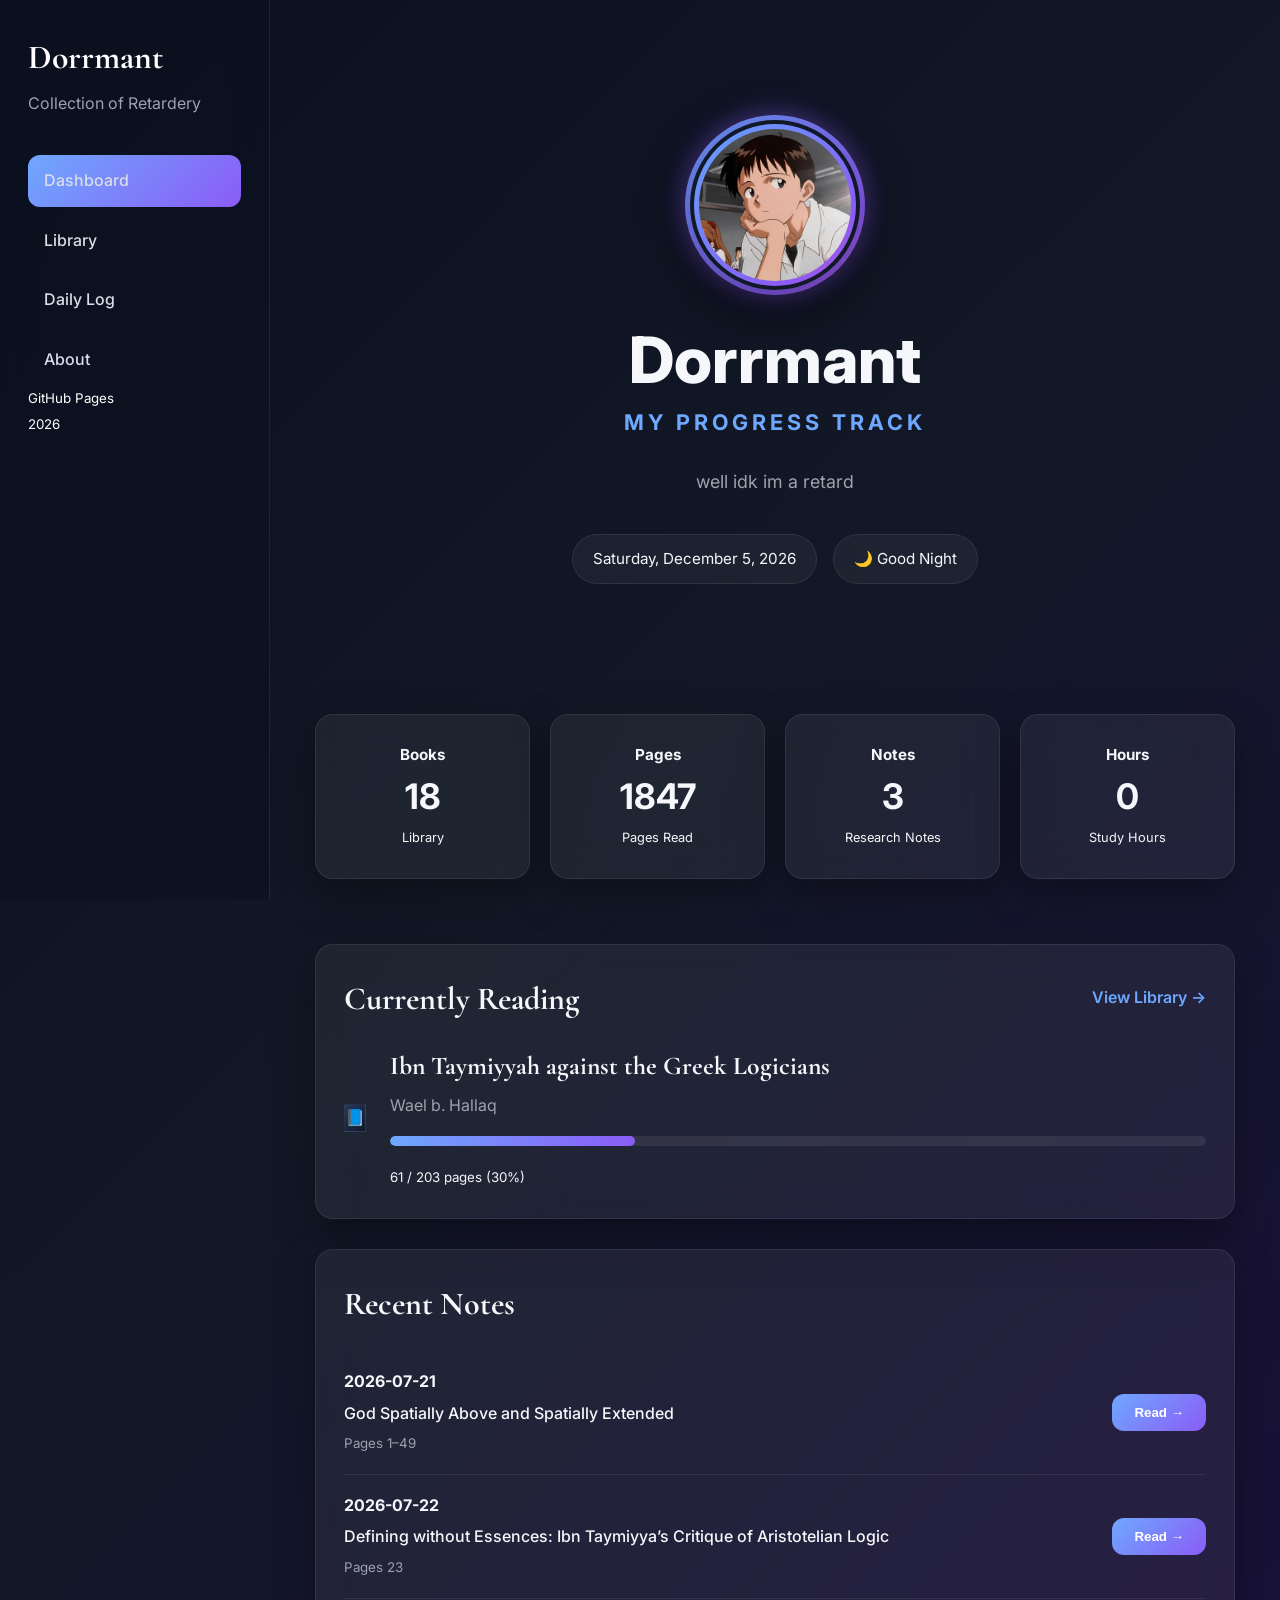
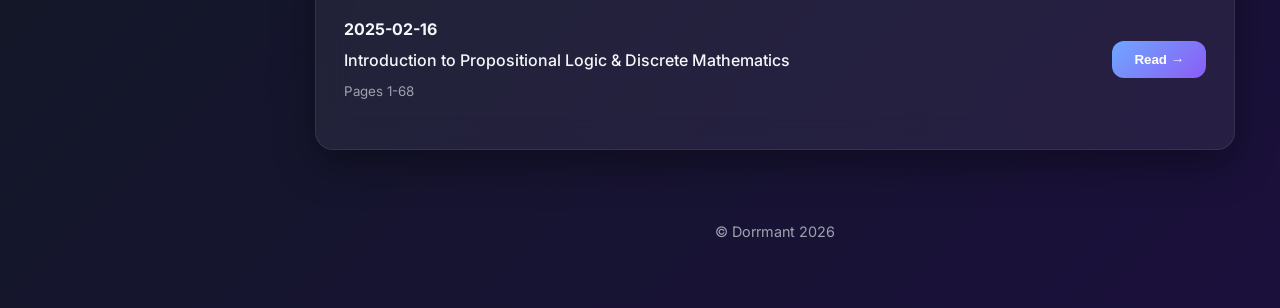
<file: index.html>
<!DOCTYPE html>
<html lang="en">
    
<head>
    <meta charset="UTF-8">
    <meta name="viewport" content="width=device-width, initial-scale=1.0">
    <title>The Study Ledger</title>
    <link rel="manifest" href="manifest.webmanifest">
<script
    data-goatcounter="https://dorrmant.goatcounter.com/count"
    async
    src="https://gc.zgo.at/count.js">
</script>
<meta name="theme-color" content="#0b1020">

<meta name="apple-mobile-web-app-capable" content="yes">

<meta name="apple-mobile-web-app-status-bar-style" content="black-translucent">

<meta name="apple-mobile-web-app-title" content="Dorrmant">

<link rel="apple-touch-icon" href="icons/icon-512.png">

    <!-- Fonts -->
    <link rel="preconnect" href="https://fonts.googleapis.com">
    <link rel="preconnect" href="https://fonts.gstatic.com" crossorigin>

    <link href="https://fonts.googleapis.com/css2?family=Cormorant+Garamond:wght@500;600;700&family=Inter:wght@300;400;500;600;700&display=swap" rel="stylesheet">

    <link rel="stylesheet" href="style.css">
</head>

<body>
<button class="menu-toggle" id="menuToggle">
    ☰
</button>
<div class="container">

    <!-- ================= Sidebar ================= -->

    <aside class="sidebar">

        <div class="logo">

            <h1>The Study Ledger</h1>

            <p>
               <br><br> Collection of Retardery<br>
            </p>

        </div>

        <nav>

            <a class="active" href="index.html">
                Dashboard
            </a>

            <a href="library.html">
                Library
            </a>

            <a href="daily.html">
                Daily Log
            </a>

        <!--   <a href="visualizations.html"> 
        Diagrams & Visualizations 
    </a> -->

            <a href="about.html">
                About
            </a>

        </nav>

        <div class="sidebar-footer">

            <small>

                GitHub Pages

                <br>

                2026 

            </small>

        </div>

    </aside>

    <!-- ================= Main ================= -->

    <main>

        <!-- Header -->

    <header class="hero">

    <div class="avatar">
        <img src="assets/profile.jpg" alt="Profile" class="avatar" draggable="false">
    </div>

    <h1 class="hero-name">
        Dorrmant
    </h1>

    <p class="hero-title">
        My Progress Track
    </p>

    <p class="hero-bio">
        well idk im a retard
    </p>

    <div class="hero-footer">

        <span id="currentDate"></span>

        <span id="greeting"></span>

    </div>

</header>
        <!-- Quote -->

        

        <!-- Statistics -->

    <section class="stats-grid">

    <div class="card stat">

        <h3>Books</h3>

        <h1 id="booksCount">0</h1>

        <span>Library</span>

    </div>

    <div class="card stat">

        <h3>Pages</h3>

        <h1 id="pagesRead">0</h1>

        <span>Pages Read</span>

    </div>

    <div class="card stat">

        <h3>Notes</h3>

        <h1 id="notesCount">0</h1>

        <span>Research Notes</span>

    </div>

    <div class="card stat">

        <h3>Hours</h3>

        <h1 id="studyHours">0</h1>

        <span>Study Hours</span>

    </div>

</section>
<!-- Current Reading -->

<section class="card">

    <div class="section-header">

        <h2>Currently Reading</h2>

        <a href="library.html">
            View Library →
        </a>

    </div>

    <div id="currentBook"></div>

</section>

        <!-- Recent Notes -->

       <section class="card">

    <div class="section-header">

        <h2>Recent Notes</h2>

    </div>

    <div id="recentNotes"></div>

</section>

        <!-- Footer -->

        <footer>

            © Dorrmant 2026 

        </footer>

    </main>

</div>

<script src="script.js"></script>

</body>
</html>
</file>
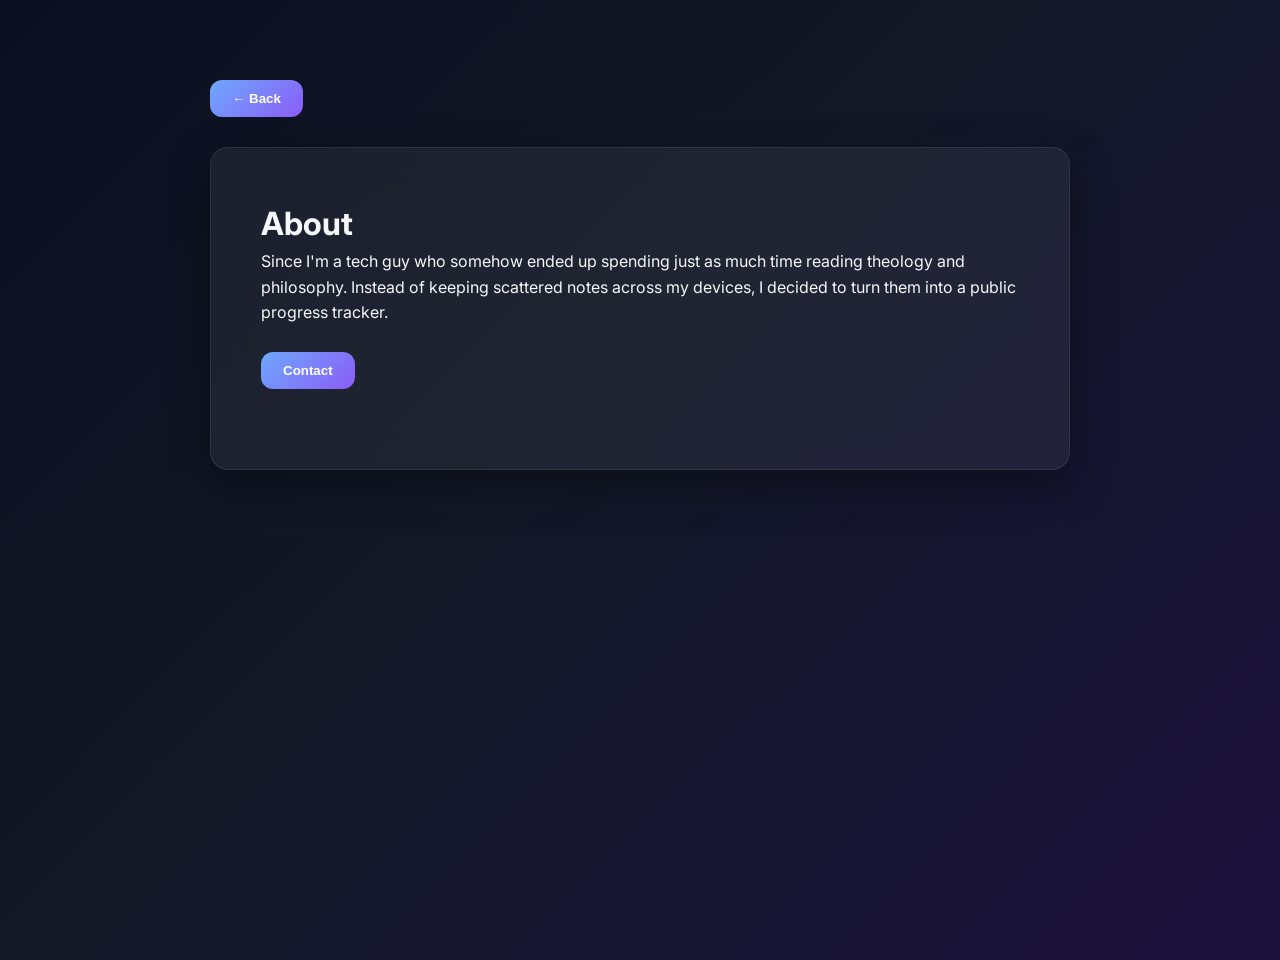
<file: about.html>
<!DOCTYPE html>
<html lang="en">

<head>

<meta charset="UTF-8">

<meta name="viewport" content="width=device-width, initial-scale=1.0">

<title>About | The Study Ledger</title>

<link rel="manifest" href="manifest.webmanifest">

<meta name="theme-color" content="#0b1020">

<meta name="apple-mobile-web-app-capable" content="yes">

<meta name="apple-mobile-web-app-status-bar-style" content="black-translucent">

<meta name="apple-mobile-web-app-title" content="Dorrmant">

<link rel="apple-touch-icon" href="icons/icon-512.png">

<link rel="preconnect" href="https://fonts.googleapis.com">

<link rel="preconnect" href="https://fonts.gstatic.com" crossorigin>

<link href="https://fonts.googleapis.com/css2?family=Cormorant+Garamond:wght@600;700&family=Inter:wght@300;400;500;600&display=swap" rel="stylesheet">

<link rel="stylesheet" href="style.css">

</head>

<body>

<main class="note-page">

<button class="back-btn" onclick="location.href='index.html'">
← Back
</button>

<div class="card note-card">

<h1>About</h1>

<p>
Since I'm a tech guy who somehow ended up spending just as much time reading theology and philosophy. Instead of keeping scattered notes across my devices, I decided to turn them into a public progress tracker.
</p>

<br>

<button id="contactBtn">
Contact
</button>

</div>

</main>

<div class="modal" id="contactModal">

<div class="modal-box">

<h2>Contact</h2>

<p>

<strong>dorrmant</strong> is currently accepting messages through one highly sophisticated communication protocol.

</p>

<br>

<button onclick="window.open('https://ngl.link/dorrmant','_blank')">

If you wanna talk, then...

</button>

<br><br>

<button id="closeModal">

Close

</button>

</div>

</div>

<script>

const modal=document.getElementById("contactModal");

document.getElementById("contactBtn").onclick=()=>{

modal.classList.add("show");

};

document.getElementById("closeModal").onclick=()=>{

modal.classList.remove("show");

};

window.onclick=e=>{

if(e.target===modal){

modal.classList.remove("show");

}

};

</script>

</body>

</html>
</file>
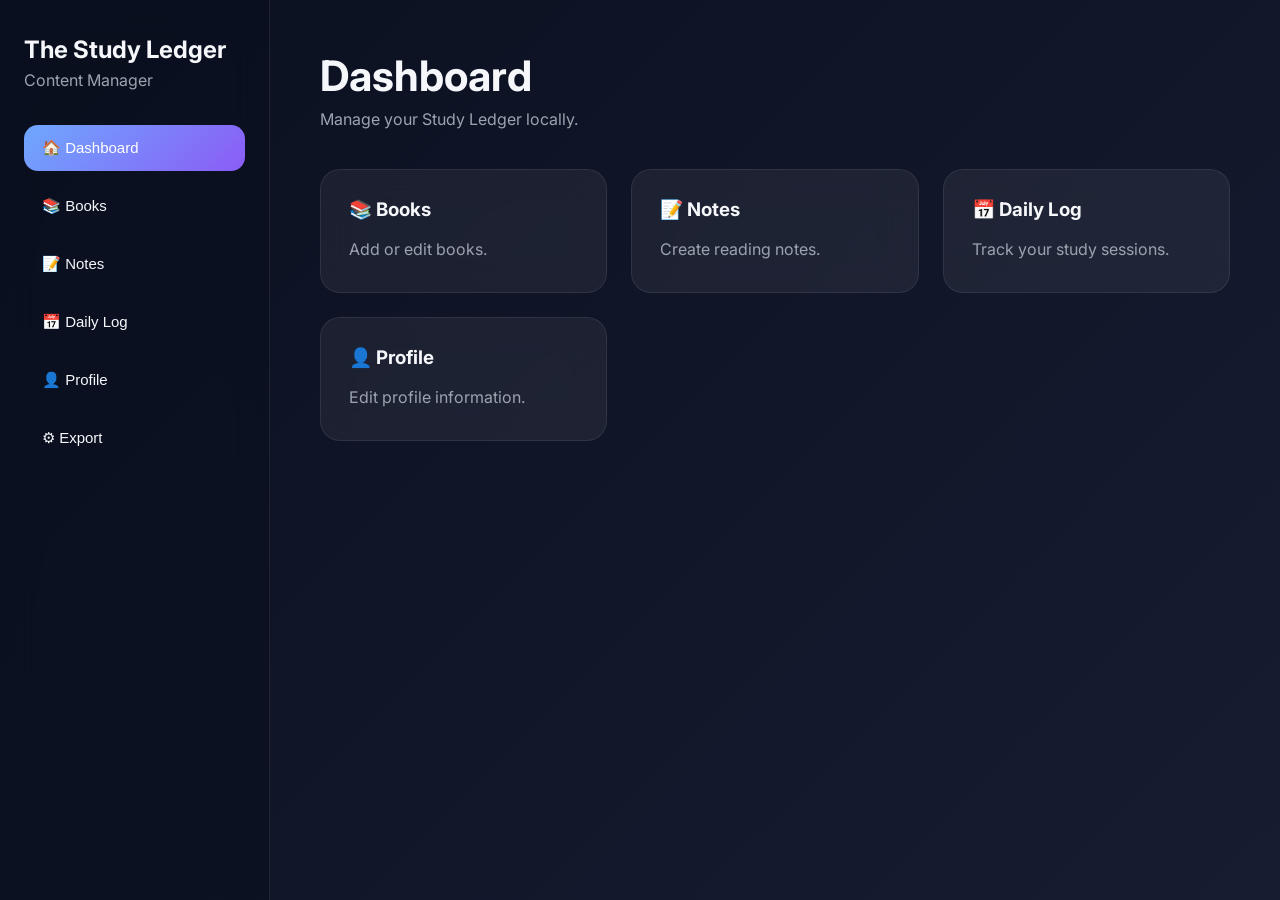
<file: admin.html>
<!DOCTYPE html>
<html lang="en">

<head>

    <meta charset="UTF-8">

    <meta
        name="viewport"
        content="width=device-width, initial-scale=1.0"
    >

    <title>The Study Ledger CMS</title>


    <!-- Fonts -->

    <link
        rel="preconnect"
        href="https://fonts.googleapis.com"
    >

    <link
        rel="preconnect"
        href="https://fonts.gstatic.com"
        crossorigin
    >

    <link
        href="https://fonts.googleapis.com/css2?family=Inter:wght@300;400;500;600;700&display=swap"
        rel="stylesheet"
    >


    <!-- CSS -->

    <link
        rel="stylesheet"
        href="admin.css"
    >

</head>


<body>


<div class="container">


    <!-- ==========================================
         SIDEBAR
    ========================================== -->

    <aside class="sidebar">

        <h2>The Study Ledger</h2>

        <p>
            Content Manager
        </p>


        <nav>

            <button
                class="nav-btn active"
                data-panel="dashboard"
            >
                🏠 Dashboard
            </button>


            <button
                class="nav-btn"
                data-panel="books"
            >
                📚 Books
            </button>


            <button
                class="nav-btn"
                data-panel="notes"
            >
                📝 Notes
            </button>


            <button
                class="nav-btn"
                data-panel="logs"
            >
                📅 Daily Log
            </button>


            <button
                class="nav-btn"
                data-panel="profile"
            >
                👤 Profile
            </button>


            <button
                class="nav-btn"
                data-panel="export"
            >
                ⚙ Export
            </button>

        </nav>

    </aside>



    <!-- ==========================================
         MAIN
    ========================================== -->

    <main class="main">


        <!-- Header -->

        <header>

            <h1 id="pageTitle">
                Dashboard
            </h1>

            <p>
                Manage your Study Ledger locally.
            </p>

        </header>



        <!-- ==========================================
             DASHBOARD
        ========================================== -->

        <section
            id="dashboard"
            class="panel active"
        >

            <div class="cards">


                <div
                    class="card"
                    data-open="books"
                >

                    <h3>
                        📚 Books
                    </h3>

                    <p>
                        Add or edit books.
                    </p>

                </div>



                <div
                    class="card"
                    data-open="notes"
                >

                    <h3>
                        📝 Notes
                    </h3>

                    <p>
                        Create reading notes.
                    </p>

                </div>



                <div
                    class="card"
                    data-open="logs"
                >

                    <h3>
                        📅 Daily Log
                    </h3>

                    <p>
                        Track your study sessions.
                    </p>

                </div>



                <div
                    class="card"
                    data-open="profile"
                >

                    <h3>
                        👤 Profile
                    </h3>

                    <p>
                        Edit profile information.
                    </p>

                </div>


            </div>

        </section>



        <!-- ==========================================
             BOOKS
        ========================================== -->

        <section
            id="books"
            class="panel"
        >

            <h2>
                📚 Books Manager
            </h2>


            <div class="book-layout">


                <!-- LEFT -->

                <div class="editor-card">

                    <h3>
                        Add / Edit Book
                    </h3>


                    <label>
                        ID
                    </label>

                    <input
                        type="number"
                        id="bookId"
                        placeholder="Auto-generated"
                        readonly
                    >


                    <label>
                        Title
                    </label>

                    <input
                        type="text"
                        id="bookTitle"
                        placeholder="Ibn Taymiyyah against the Greek Logicians"
                    >


                    <label>
                        Author
                    </label>

                    <input
                        type="text"
                        id="bookAuthor"
                        placeholder="Wael b. Hallaq"
                    >


                    <label>
                        Total Pages
                    </label>

                    <input
                        type="number"
                        id="bookPages"
                        placeholder="203"
                    >


                    <label>
                        Current Page
                    </label>

                    <input
                        type="number"
                        id="bookCurrentPage"
                        placeholder="61"
                    >


                    <label>
                        Started
                    </label>

                    <input
                        type="date"
                        id="bookStarted"
                    >


                    <label>
                        Status
                    </label>

                    <select id="bookStatus">

                        <option value="reading">
                            📖 Reading
                        </option>

                        <option value="completed">
                            ✓ Completed
                        </option>

                        <option value="planned">
                            📚 Planned
                        </option>

                    </select>


                    <button id="saveBook">
                        💾 Save Book
                    </button>


                    <button
                        id="clearBook"
                        class="secondary-btn"
                    >
                        Clear Form
                    </button>

                </div>



                <!-- RIGHT -->

                <div class="editor-card">

                    <h3>
                        Current Books
                    </h3>


                    <div id="bookList">

                        <p>
                            No books yet.
                        </p>

                    </div>


                    <hr
                        style="margin:25px 0; opacity:.2;"
                    >


                    <h3>
                        books.json
                    </h3>


                    <pre id="booksPreview">[]</pre>


                    <div class="btn-row">

                        <button id="copyBooks">
                            📋 Copy JSON
                        </button>


                        <button id="downloadBooks">
                            ⬇ Download JSON
                        </button>

                    </div>

                </div>


            </div>

        </section>



        <!-- ==========================================
             NOTES
        ========================================== -->

        <section
            id="notes"
            class="panel"
        >

            <h2>
                📝 Notes Manager
            </h2>


            <div class="book-layout">


                <!-- LEFT -->

                <div class="editor-card">

                    <h3>
                        Add / Edit Note
                    </h3>


                    <label>
                        ID
                    </label>

                    <input
                        type="number"
                        id="noteId"
                        placeholder="Auto-generated"
                        readonly
                    >


                    <label>
                        Book ID
                    </label>

                    <input
                        type="number"
                        id="noteBook"
                        placeholder="1"
                    >


                    <label>
                        Title
                    </label>

                    <input
                        type="text"
                        id="noteTitle"
                        placeholder="God Spatially Above and Spatially Extended"
                    >


                    <label>
                        Date
                    </label>

                    <input
                        type="date"
                        id="noteDate"
                    >


                    <label>
                        Pages
                    </label>

                    <input
                        type="text"
                        id="notePages"
                        placeholder="1–49"
                    >


                    <label>
                        Content
                    </label>

                    <textarea
                        id="noteContent"
                        rows="16"
                        placeholder="Write your research notes here..."
                    ></textarea>


                    <button id="saveNote">
                        💾 Save Note
                    </button>


                    <button
                        id="clearNote"
                        class="secondary-btn"
                    >
                        Clear Form
                    </button>

                </div>



                <!-- RIGHT -->

                <div class="editor-card">

                    <h3>
                        Current Notes
                    </h3>


                    <div id="noteList">

                        <p>
                            No notes yet.
                        </p>

                    </div>


                    <hr
                        style="margin:25px 0; opacity:.2;"
                    >


                    <h3>
                        notes.json
                    </h3>


                    <pre id="notesPreview">[]</pre>


                    <div class="btn-row">

                        <button id="copyNotes">
                            📋 Copy JSON
                        </button>


                        <button id="downloadNotes">
                            ⬇ Download JSON
                        </button>

                    </div>

                </div>


            </div>

        </section>



        <!-- ==========================================
             DAILY LOG
        ========================================== -->

        <section
            id="logs"
            class="panel"
        >

            <h2>
                📅 Daily Log Manager
            </h2>


            <div class="book-layout">


                <!-- ==================================
                     LOG EDITOR
                ================================== -->

                <div class="editor-card">

                    <h3>
                        Add / Edit Daily Log
                    </h3>


                    <label>
                        ID
                    </label>

                    <input
                        type="number"
                        id="logId"
                        placeholder="Auto-generated"
                        readonly
                    >


                    <label>
                        Date
                    </label>

                    <input
                        type="date"
                        id="logDate"
                    >


                    <label>
                        Status
                    </label>

                    <select id="logStatus">

                        <option value="excellent">
                            ⭐ Excellent
                        </option>

                        <option value="good">
                            👍 Good
                        </option>

                        <option value="average">
                            🙂 Average
                        </option>

                        <option value="poor">
                            😐 Poor
                        </option>

                    </select>


                    <label>
                        Study Hours
                    </label>

                    <input
                        type="number"
                        id="logHours"
                        placeholder="3"
                        min="0"
                        step="0.5"
                    >


                    <label>
                        Pages Read
                    </label>

                    <input
                        type="number"
                        id="logPages"
                        placeholder="34"
                        min="0"
                    >


                    <label>
                        Topics
                    </label>


                    <div id="topicInputs">

                        <input
                            type="text"
                            class="topic-input"
                            placeholder="Topic studied..."
                        >

                    </div>


                    <button
                        type="button"
                        id="addTopic"
                    >
                        + Add Topic
                    </button>


                    <label>
                        Notes
                    </label>

                    <input
                        type="number"
                        id="logNotes"
                        placeholder="1"
                        min="0"
                    >


                    <button id="saveLog">
                        💾 Save Log
                    </button>


                    <button
                        id="clearLog"
                        class="secondary-btn"
                    >
                        Clear Form
                    </button>

                </div>



                <!-- ==================================
                     LOG LIST + JSON
                ================================== -->

                <div class="editor-card">

                    <h3>
                        Current Logs
                    </h3>


                    <div id="logList">

                        <p>
                            No logs yet.
                        </p>

                    </div>


                    <hr
                        style="margin:25px 0; opacity:.2;"
                    >


                    <h3>
                        logs.json
                    </h3>


                    <pre id="logsPreview">[]</pre>


                    <div class="btn-row">

                        <button id="copyLogs">
                            📋 Copy JSON
                        </button>


                        <button id="downloadLogs">
                            ⬇ Download JSON
                        </button>

                    </div>

                </div>


            </div>

        </section>



        <!-- ==========================================
             PROFILE
        ========================================== -->

        <section
            id="profile"
            class="panel"
        >

            <h2>
                Profile
            </h2>

            <p>
                This section will edit
                <strong>profile.json</strong>.
            </p>

        </section>



        <!-- ==========================================
             EXPORT
        ========================================== -->

        <section
            id="export"
            class="panel"
        >

            <h2>
                Export
            </h2>

            <p>
                Download all updated JSON files from here.
            </p>

        </section>


    </main>

</div>


<!-- ==========================================
     ADMIN JAVASCRIPT
========================================== -->

<script src="admin.js"></script>


</body>

</html>
</file>
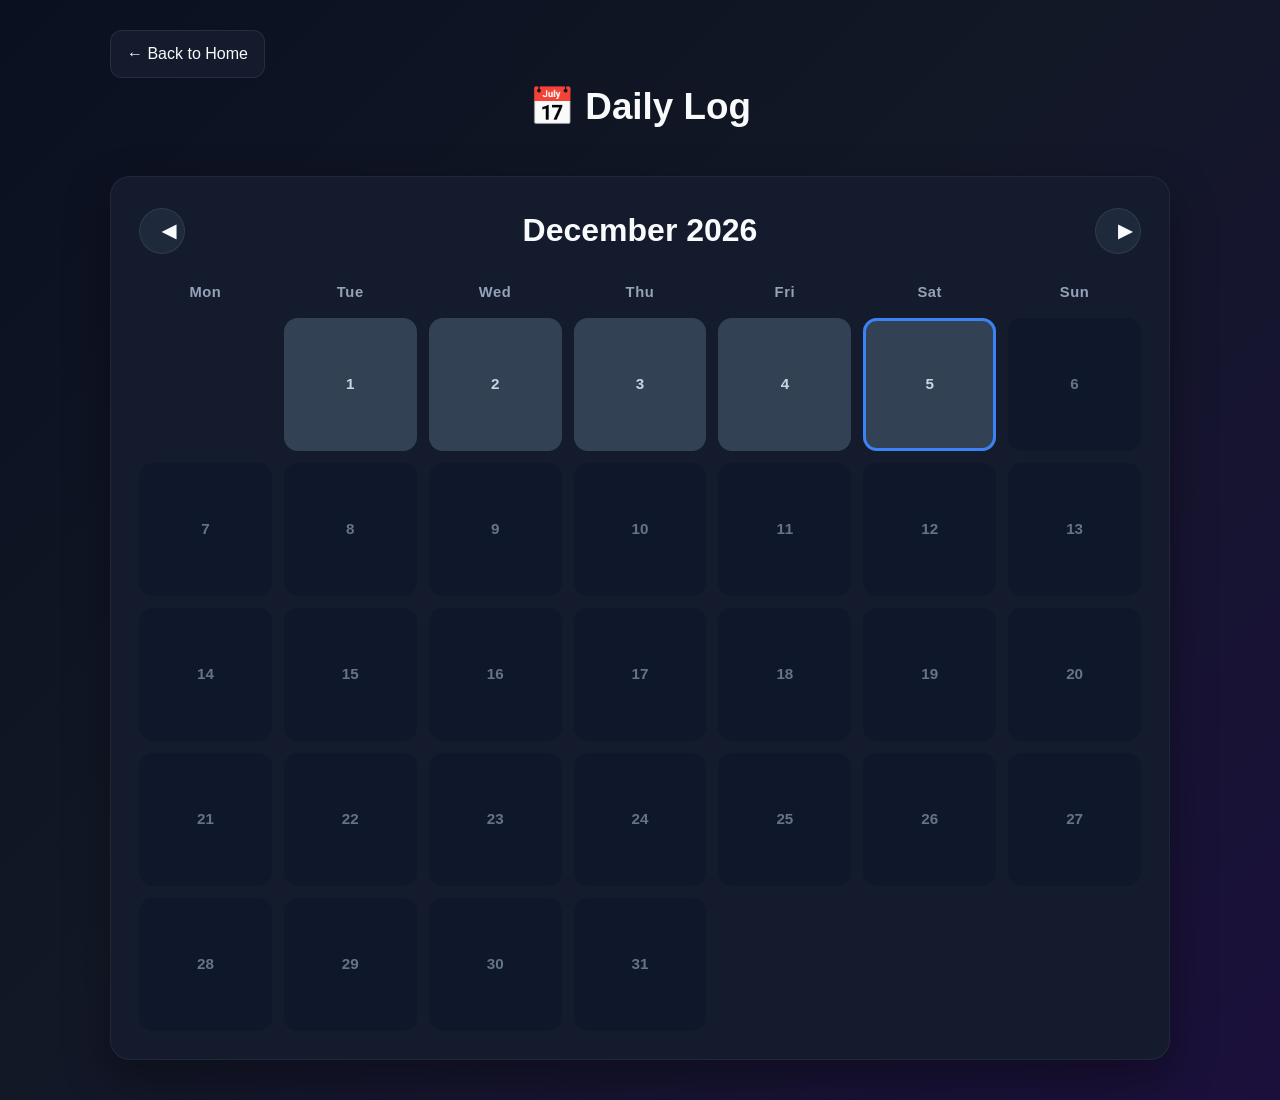
<file: daily.html>
<!DOCTYPE html>
<html lang="en">

<head>

    <meta charset="UTF-8">
    <meta name="viewport" content="width=device-width, initial-scale=1.0">

    <title>Daily Progress | The Study Ledger</title>
<link rel="manifest" href="manifest.webmanifest">

<meta name="theme-color" content="#0b1020">

<meta name="apple-mobile-web-app-capable" content="yes">

<meta name="apple-mobile-web-app-status-bar-style" content="black-translucent">

<meta name="apple-mobile-web-app-title" content="Dorrmant">

<link rel="apple-touch-icon" href="icons/icon-512.png">

    <link rel="stylesheet" href="style.css">
    <link rel="stylesheet" href="daily.css">

</head>

<body>
<div class="back-container">

    <a href="index.html" class="back-button">
        ← Back to Home
    </a>

</div>
<header class="page-header">

    <h1>📅 Daily Log</h1>

   

</header>

<main class="daily-container">

    <section class="calendar-card">

        <div class="calendar-header">

            <button id="prevMonth" aria-label="Previous Month">
                ◀
            </button>

            <h2 id="currentMonth"></h2>

            <button id="nextMonth" aria-label="Next Month">
                ▶
            </button>

        </div>

        <div class="weekday-row">

            <span>Mon</span>
            <span>Tue</span>
            <span>Wed</span>
            <span>Thu</span>
            <span>Fri</span>
            <span>Sat</span>
            <span>Sun</span>

        </div>

        <div id="calendarGrid" class="calendar-grid"></div>

    </section>

</main>

<!-- Tooltip -->

<div id="dayTooltip" class="day-tooltip hidden">

    <h3 id="tipDate"></h3>

    <p id="tipStatus"></p>

    <p id="tipHours"></p>

    <p id="tipPages"></p>

    <div id="tipTopics"></div>

    <p id="tipNotes"></p>

</div>

<script src="daily.js"></script>

</body>

</html>
</file>
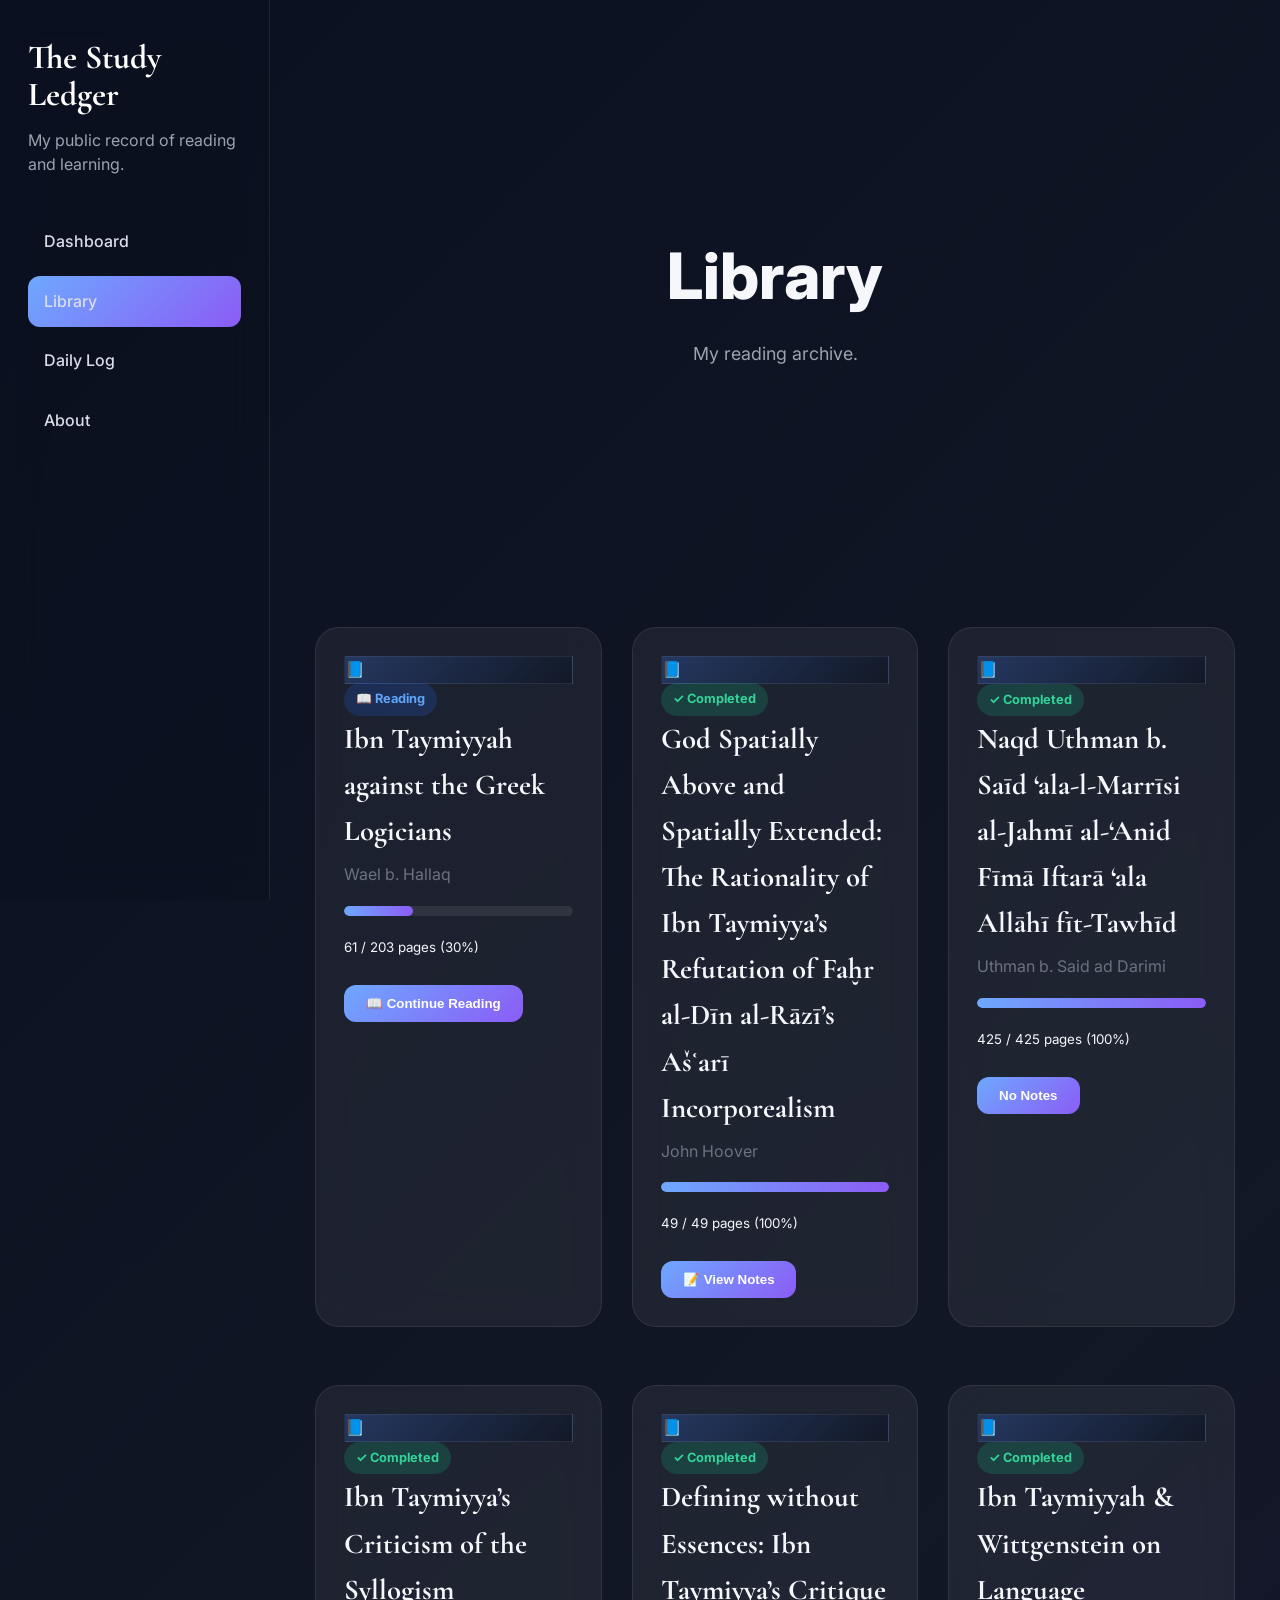
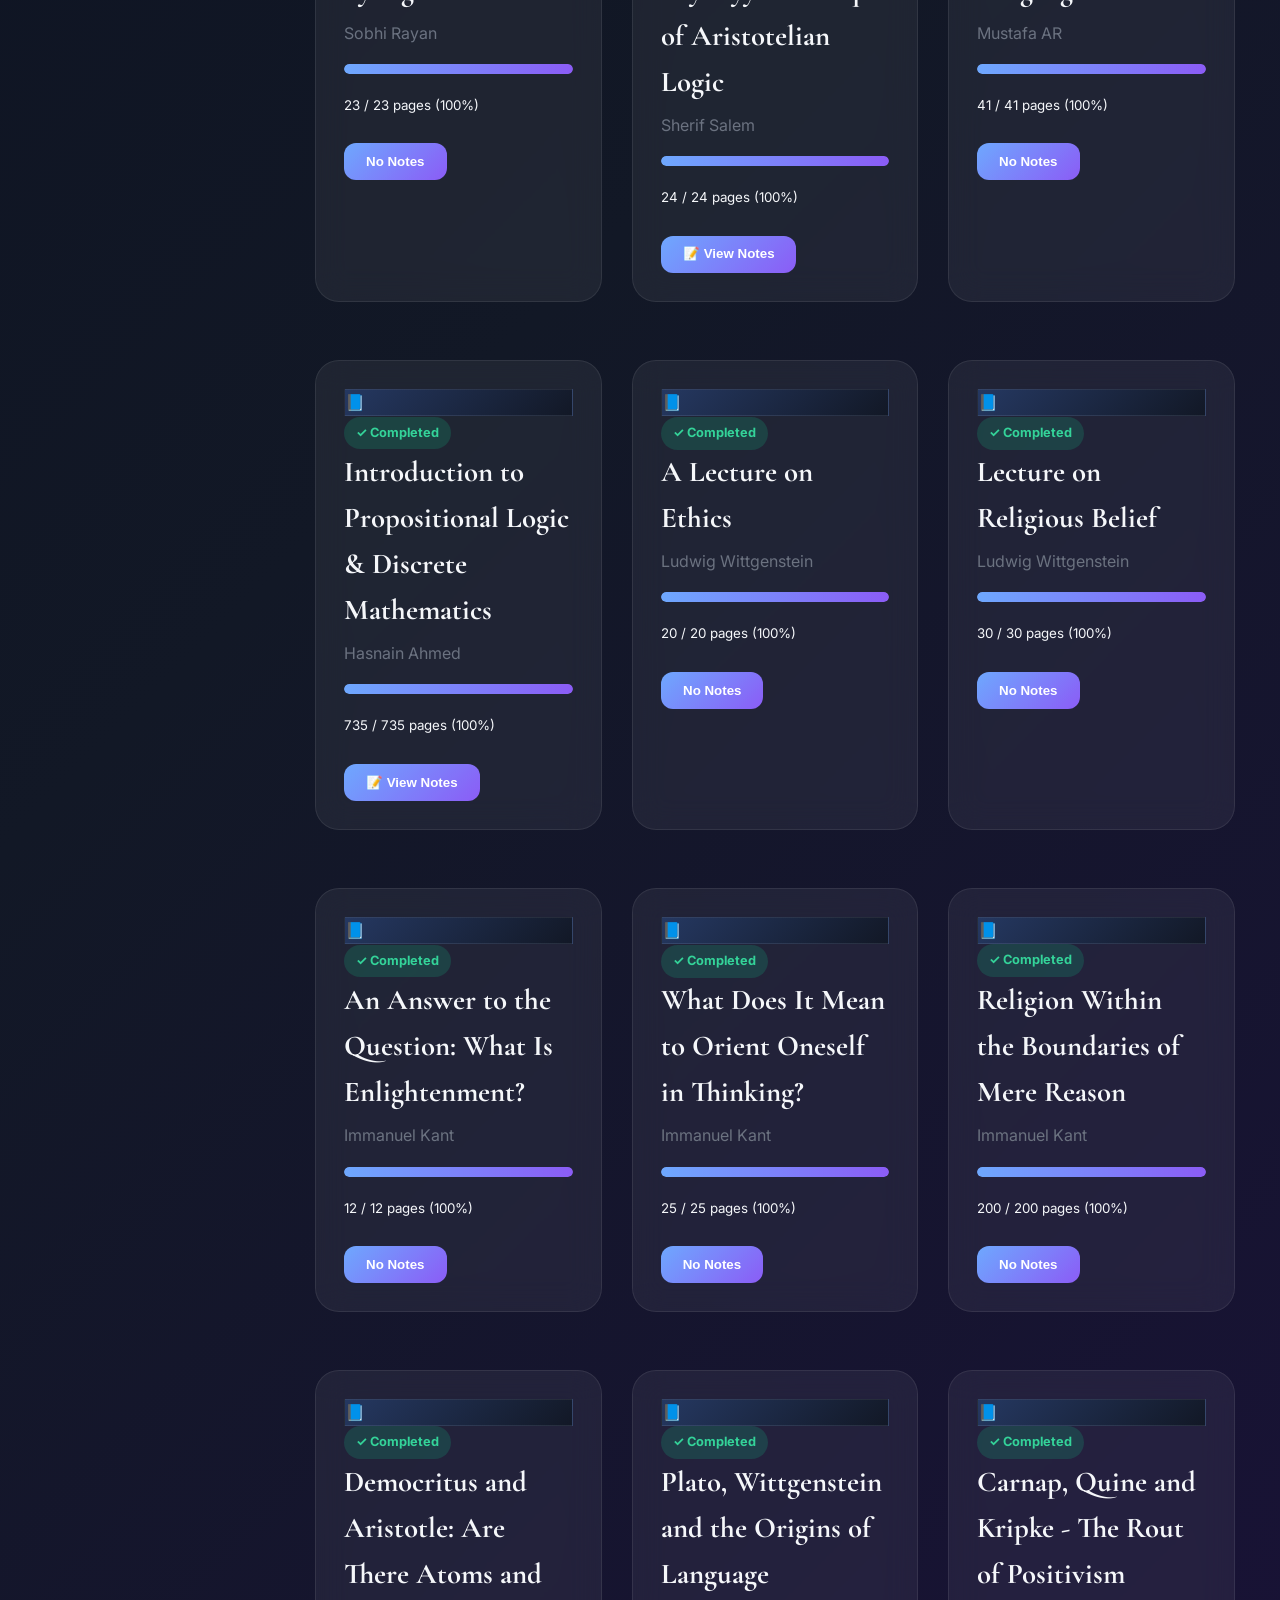
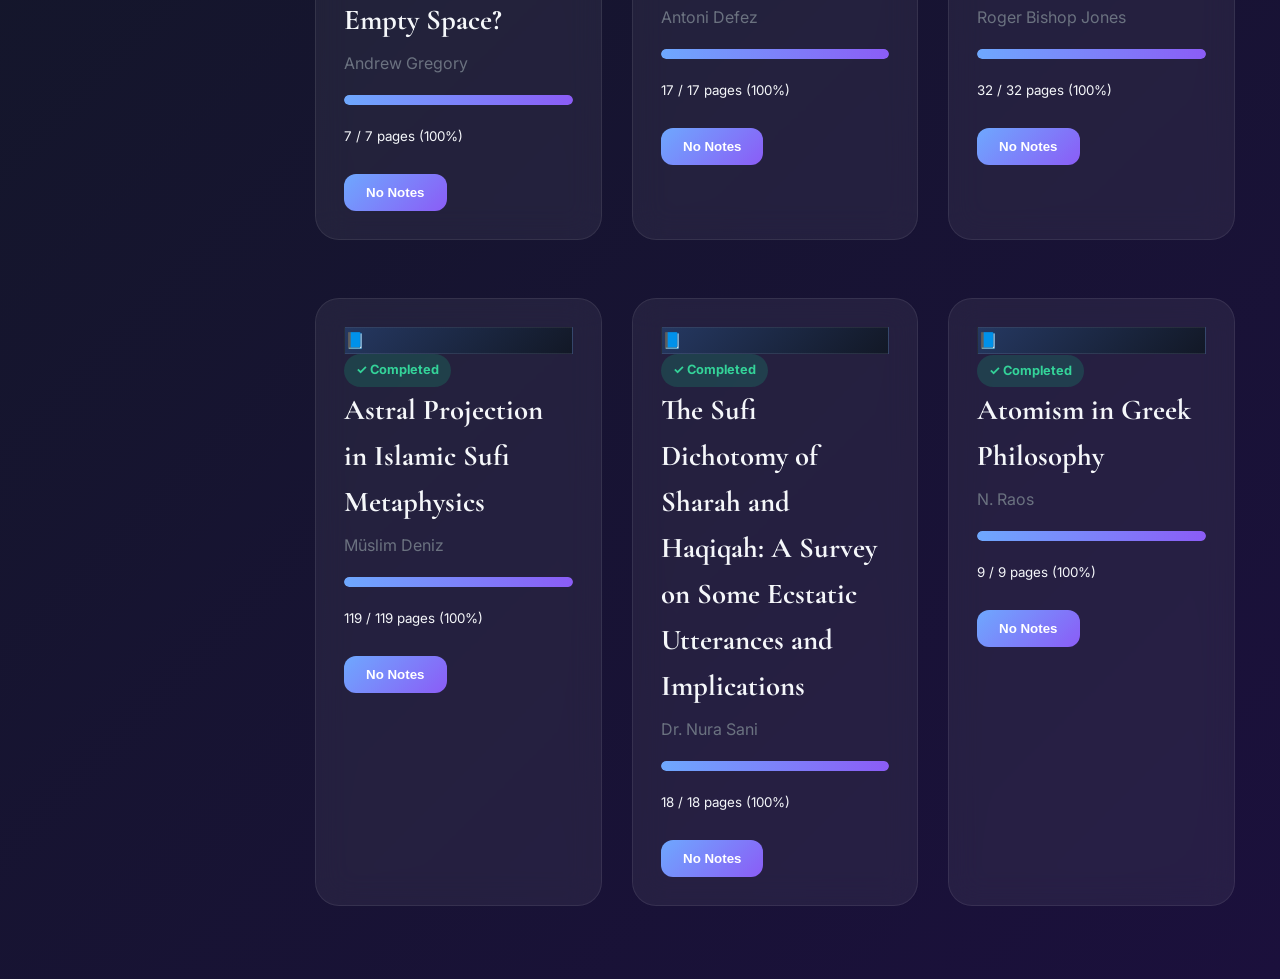
<file: library.html>
<!DOCTYPE html>
<html lang="en">

<head>

<meta charset="UTF-8">

<meta name="viewport" content="width=device-width, initial-scale=1.0">

<title>Library | The Study Ledger</title>
<link rel="manifest" href="manifest.webmanifest">

<meta name="theme-color" content="#0b1020">

<meta name="apple-mobile-web-app-capable" content="yes">

<meta name="apple-mobile-web-app-status-bar-style" content="black-translucent">

<meta name="apple-mobile-web-app-title" content="Dorrmant">

<link rel="apple-touch-icon" href="icons/icon-512.png">

<link rel="preconnect" href="https://fonts.googleapis.com">

<link rel="preconnect" href="https://fonts.gstatic.com" crossorigin>

<link href="https://fonts.googleapis.com/css2?family=Cormorant+Garamond:wght@500;600;700&family=Inter:wght@300;400;500;600;700&display=swap" rel="stylesheet">

<link rel="stylesheet" href="style.css">

</head>

<body>

<button class="menu-toggle" id="menuToggle">
    &#9776;
</button>

<div class="container">

    <aside class="sidebar">

        <div class="logo">

            <h1>The Study Ledger</h1>

            <p>
                My public record of reading and learning.
            </p>

        </div>

        <nav>

            <a href="index.html">Dashboard</a>

            <a class="active" href="library.html">Library</a>

            <a href="daily.html">Daily Log</a>

          

            <a href="about.html">About</a>

        </nav>

    </aside>

    <main>

        <header class="hero">

            <h1 class="hero-name">Library</h1>

            <p class="hero-bio">
                My reading archive.
            </p>

        </header>

        <div id="libraryGrid"></div>

    </main>

</div>

<script src="library.js"></script>

<script>

const menuToggle = document.getElementById("menuToggle");
const sidebar = document.querySelector(".sidebar");

if(menuToggle && sidebar){

    menuToggle.addEventListener("click",()=>{

        sidebar.classList.toggle("active");

    });

    document.addEventListener("click",(e)=>{

        if(
            window.innerWidth <= 900 &&
            !sidebar.contains(e.target) &&
            !menuToggle.contains(e.target)
        ){

            sidebar.classList.remove("active");

        }

    });

}

</script>

</body>

</html>
</file>
<file: style.css>
/* =======================================================
   THE STUDY LEDGER
   Phase 1 Stylesheet
   Part 1
======================================================= */

*{
    margin:0;
    padding:0;
    box-sizing:border-box;
}

:root{

    --bg:#0b1020;

    --bg2:#161d31;

    --card:rgba(255,255,255,.06);

    --sidebar:rgba(10,16,30,.55);

    --accent:#6EA8FE;

    --accent2:#8B5CF6;

    --text:#F5F7FA;

    --muted:#9CA3AF;

    --border:rgba(255,255,255,.08);

    --shadow:0 15px 40px rgba(0,0,0,.35);

    --radius:18px;

}

html{

    scroll-behavior:smooth;

}

body{

    background:
    linear-gradient(
        135deg,
        #0b1020 0%,
        #121826 45%,
        #1b103c 100%
    );

    color:var(--text);

    font-family:'Inter',sans-serif;

    line-height:1.6;

    min-height:100vh;

}

/* =======================
   Layout
======================= */

.container{

    display:grid;

    grid-template-columns:270px 1fr;

    min-height:100vh;

}
#noteContent{

    line-height:2;

    font-size:1.05rem;

    color:var(--text);

    white-space:pre-wrap;

}

#noteTitle{

    font-family:"Cormorant Garamond",serif;

    font-size:3rem;

    margin-bottom:10px;

}

#noteMeta{

    color:var(--muted);

    margin-bottom:25px;

}
/* =======================
   Sidebar
======================= */

.sidebar{

    background:rgba(12,18,32,.55);

    backdrop-filter:blur(20px);

    border-right:1px solid var(--border);

    color:white;

    padding:40px 28px;

    display:flex;

    flex-direction:column;

    position:sticky;

    top:0;

    height:100vh;

}

.logo h1{

    font-family:"Cormorant Garamond",serif;

    font-size:2.1rem;

    line-height:1.1;

    margin-bottom:14px;

}

.logo p{

    color: var(--muted);
    line-height: 1.5;
    white-space: normal;
    overflow-wrap: break-word;
    word-break: break-word;

    margin-bottom: 40px;
}

nav{

    display:flex;

    flex-direction:column;

    gap:8px;

}

nav a{

    color:#d9dde8;

    text-decoration:none;

    padding:13px 16px;

    border-radius:12px;

    transition:.25s;

    font-weight:500;

}

nav a:hover{

    background:rgba(255,255,255,.08);

    transform:translateX(6px);

}

nav a.active{

    background:linear-gradient(
        135deg,
        var(--accent),
        var(--accent2)
    );

}

/* =======================
   Main
======================= */

main{

    padding:45px;

}

/* badges*/
.badge{

    display:inline-block;

    padding:6px 12px;

    border-radius:999px;

    font-size:.8rem;

    font-weight:700;
}

.badge.reading{

    background:#2563eb33;

    color:#60a5fa;
}

.badge.completed{

    background:#10b98133;

    color:#34d399;
}

.badge.planned{

    background:#a855f733;

    color:#c084fc;
}
/* =======================
   Hero
======================= */

.hero{

    display:flex;
    flex-direction:column;

    justify-content:center;
    align-items:center;

    text-align:center;

    min-height:58vh;

    padding:70px 20px;

    margin-bottom:60px;
}

/* animation */

@keyframes ringGlow{

    0%{
        background-position:0% 50%;
    }

    50%{
        background-position:100% 50%;
    }

    100%{
        background-position:0% 50%;
    }

}

.avatar{

    position:relative;

    width:180px;
    height:180px;

    padding:5px;          /* thickness of the ring */

    border-radius:50%;

    background:linear-gradient(
        135deg,
        #60A5FA,
        #8B5CF6,
        #EC4899,
        #F59E0B,
        #60A5FA
    );

    background-size:300% 300%;

    animation:ringGlow 8s linear infinite;

    box-shadow:
        0 0 30px rgba(139,92,246,.35),
        0 15px 50px rgba(0,0,0,.45);

    margin-bottom:30px;
   

    user-select:none;

    -webkit-user-drag:none;
}
.avatar:hover{

    transform:scale(1.04);
}

.avatar img{

    width:100%;
    height:100%;

    display:block;

    object-fit:cover;

    border-radius:50%;

    border:4px solid #111827;
}

.hero-name{

    font-size:4rem;

    font-weight:800;

    color:var(--text);

    line-height:1.1;

    margin:0;
}

.hero-title{

    margin-top:10px;

    color:var(--accent);

    font-size:1.35rem;

    letter-spacing:4px;

    text-transform:uppercase;

    font-weight:700;
}

.hero-bio{

    margin-top:25px;

    max-width:680px;

    color:var(--muted);

    font-size:1.12rem;

    line-height:1.9;
}

.hero-footer{

    display:flex;

    justify-content:center;

    flex-wrap:wrap;

    gap:16px;

    margin-top:35px;
}

.hero-footer span{

    padding:12px 20px;

    border-radius:999px;

    background:rgba(255,255,255,.05);

    border:1px solid var(--border);

    color:var(--text);

    font-size:.95rem;

    backdrop-filter:blur(12px);
}
/* =======================
   Statistics
======================= */

.stats-grid{

    display:grid;

    grid-template-columns:repeat(4,1fr);

    gap:20px;

    margin-bottom:35px;

}

.card{

    padding:18px;
    margin-bottom:30px;

}
.stat{ text-align:center; 
     }

.stat h1{

    font-size:2.2rem;

}

.stat h3{

    font-size:.95rem;

}

.stat span{

    font-size:.8rem;

}

/* =======================
   Section Header
======================= */

.section-header{

    display:flex;

    justify-content:space-between;

    align-items:center;

    margin-bottom:22px;

}

.section-header h2{

    font-family:"Cormorant Garamond",serif;

    font-size:2rem;

}

.section-header a{

    text-decoration:none;

    color:var(--accent);

    font-weight:600;

}
/* =======================================================
   THE STUDY LEDGER
   Phase 1 Stylesheet
   Part 2
======================================================= */

/* =======================
   Current Reading
======================= */

.book-preview{

    display:flex;

    gap:24px;

    align-items:center;

}


.book-info{

    width:100%;

}

.book-info h3{

    font-size:1.6rem;

    margin-bottom:6px;

    font-family:"Cormorant Garamond",serif;

}

.book-info p{

    color:var(--muted);

    margin-bottom:18px;

}

/* =======================
   Progress Bar
======================= */

.progress{
    margin:18px 0;
    height:10px;

    background:rgba(255,255,255,.08);

    border-radius:999px;

    overflow:hidden;
}

.progress-fill{
    height:100%;

    border-radius:999px;

    background:linear-gradient(
        90deg,
        var(--accent),
        var(--accent2)
    );
}

/* =======================
   Notes
======================= */

.note{

    display:flex;

    justify-content:space-between;

    align-items:center;

    padding:18px 0;

    border-bottom:1px solid var(--border);

}

.note:last-child{

    border-bottom:none;

}

.note strong{

    display:block;

    margin-bottom:6px;

}

.note p{  margin-bottom:4px;

    color:var(--text);

    font-weight:500;

}

.note small{

    color:var(--muted);

}

/* =======================
   Buttons
======================= */

button{

    border:none;

    background:linear-gradient(
        135deg,
        var(--accent),
        var(--accent2)
    );

    color:white;

    padding:11px 22px;

    border-radius:12px;

    cursor:pointer;

    transition:.25s;

    font-weight:600;

}

button:hover{

    transform:translateY(-3px);

    box-shadow:0 10px 25px rgba(110,168,254,.35);

}
/* =======================
   Footer
======================= */

footer{

    margin-top:50px;

    text-align:center;

    color:var(--muted);

    font-size:.9rem;

    padding:20px;

}

/* =======================
   Utility
======================= */

.card{

    background:var(--card);

    backdrop-filter:blur(18px);

    border:1px solid var(--border);

    border-radius:var(--radius);

    box-shadow:var(--shadow);

    padding:28px;

    transition:.3s ease;

}

.card:hover{

    transform:translateY(-5px);

    box-shadow:0 20px 45px rgba(0,0,0,.45);

}

/* =======================
   Mobile Navigation
======================= */

.menu-toggle{

    display:none;

    position:fixed;

    top:20px;

    left:20px;

    z-index:2000;

    width:48px;

    height:48px;

    border:none;

    border-radius:12px;

    background:rgba(12,18,32,.8);

    backdrop-filter:blur(15px);

    color:white;

    font-size:1.5rem;

    cursor:pointer;

}

/* =======================
   Responsive
======================= */

@media(max-width:900px){

.container{

    grid-template-columns:1fr;

}

.menu-toggle{

    display:flex;

    justify-content:center;

    align-items:center;

}

.sidebar{

    position:fixed;

    left:-290px;

    top:0;

    width:270px;

    height:100vh;

    z-index:1500;

    transition:.35s ease;

    box-shadow:0 0 40px rgba(0,0,0,.5);

}

.sidebar.active{

    left:0;

}

main{

    padding:90px 24px 24px;

}

.hero{

    min-height:auto;

    padding:30px 10px;

}

.hero-name{

    font-size:2.5rem;

}

.hero-title{

    font-size:1rem;

    letter-spacing:2px;

}

.hero-bio{

    font-size:1rem;

}

.book-preview{

    flex-direction:column;

    align-items:flex-start;

}

.stats-grid{

      grid-template-columns:repeat(2,1fr);

    gap:14px;

}

.note{

    flex-direction:column;

    align-items:flex-start;

    gap:15px;

}
.logo{
    margin-top:70px;
    margin-bottom:30px;
}
.section-header{

    flex-direction:column;

    align-items:flex-start;

    gap:10px;

}

}

@media(max-width:650px){

.logo h1{

    font-size:1.7rem;

}

.avatar{

    width:140px;

    height:140px;

}

.hero-name{

    font-size:2rem;

}

}
/* =======================
   Scrollbar
======================= */
::-webkit-scrollbar-track{

background:#0b1020;

}

::-webkit-scrollbar-thumb{

background:linear-gradient(
    var(--accent),
    var(--accent2)
);

}
#libraryGrid{

display:grid;

grid-template-columns:repeat(auto-fit,minmax(280px,1fr));

gap:30px;

}

.book-card{
    background: rgba(255,255,255,.06);
    backdrop-filter: blur(16px);
    border: 1px solid rgba(255,255,255,.08);

    border-radius:24px;

    padding:28px;

    margin-bottom:28px;

    transition:.3s;
}
.book-card h2{
    color:var(--text);
    font-size:1.8rem;
    margin-bottom:8px;
}
.book-card p{
    color:var(--muted);
}

.book-card:hover{
    transform:translateY(-5px);
    border-color:rgba(110,168,254,.35);
}

.cover,
.book-cover{

    background:linear-gradient(
        135deg,
        #253861,
        #121826
    );

    border:1px solid var(--border);

}

.book-card h2{

font-family:"Cormorant Garamond",serif;

margin-bottom:8px;

}

.book-card p{

color:#6b7280;

margin-bottom:18px;

}
.note-page{

    max-width:900px;

    margin:60px auto;

    padding:40px;

}

.note-page button{

    margin-bottom:30px;

}
.note-page{

    max-width:900px;

    margin:60px auto;

    padding:20px;

}

.note-card{

    padding:50px;

}

.back-btn{

    margin-bottom:25px;

}

#noteTitle{

    font-family:"Cormorant Garamond",serif;

    font-size:3rem;

    margin-bottom:10px;

    line-height:1.2;

}

#noteMeta{

    color:var(--muted);

    margin-bottom:25px;

}

#noteContent{

    line-height:2;

    font-size:1.05rem;

    white-space:pre-wrap;

    color:var(--text);

}

#noteContent h2{

    margin-top:40px;

    margin-bottom:15px;

    font-size:2rem;

    font-family:"Cormorant Garamond",serif;

}

#noteContent h3{

    margin-top:30px;

    margin-bottom:10px;

}

#noteContent p{

    margin-bottom:16px;

}

#noteContent ul{

    margin-left:25px;

    margin-bottom:18px;

}

#noteContent hr{

    margin:30px 0;

}

@media(max-width:768px){

.note-page{

    margin:25px auto;

    padding:15px;

}

.note-card{

    padding:25px;

}

#noteTitle{

    font-size:2.2rem;

}

}
.modal{

display:none;

position:fixed;

inset:0;

background:rgba(0,0,0,.7);

backdrop-filter:blur(6px);

justify-content:center;

align-items:center;

z-index:9999;

}

.modal.show{

display:flex;

}

.modal-box{

width:min(500px,90%);

padding:35px;

border-radius:18px;

background:var(--bg2);

border:1px solid var(--border);

text-align:center;

}

.modal-box h2{

font-family:"Cormorant Garamond",serif;

font-size:2rem;

margin-bottom:15px;

}

.modal-box p{

margin:15px 0;

line-height:1.7;

}

.modal-box a{

color:var(--accent);

font-weight:600;

text-decoration:none;

}

.modal-box a:hover{

text-decoration:underline;

}
#visualGrid{

display:grid;

grid-template-columns:repeat(auto-fit,minmax(320px,1fr));

gap:30px;

}

.visual-thumb{

width:100%;

height:220px;

object-fit:cover;

border-radius:18px;

margin-bottom:20px;

border:1px solid var(--border);

}

.book-card a{

display:inline-block;

margin-top:18px;

color:var(--accent);

font-weight:600;

text-decoration:none;

}
/* ==========================================
   PRIVATE NOTES
========================================== */

#passwordGate {

    position: fixed;
    inset: 0;

    z-index: 99999;

    display: flex;
    align-items: center;
    justify-content: center;

    padding: 20px;

    background:
        linear-gradient(
            135deg,
            #0b1020 0%,
            #121826 45%,
            #1b103c 100%
        );

}

.password-box {

    width: min(430px, 100%);

    padding: 45px 35px;

    text-align: center;

    background: rgba(255,255,255,.06);

    backdrop-filter: blur(20px);

    border: 1px solid rgba(255,255,255,.1);

    border-radius: 24px;

    box-shadow:
        0 20px 60px rgba(0,0,0,.45);

}

.lock-icon {

    font-size: 3rem;

    margin-bottom: 15px;

}

.password-box h1 {

    font-family:
        "Cormorant Garamond",
        serif;

    font-size: 2.5rem;

    color: var(--text);

    margin-bottom: 10px;

}

.password-box p {

    color: var(--muted);

    margin-bottom: 25px;

}

#notePassword {

    width: 100%;

    padding: 14px 16px;

    border-radius: 12px;

    border: 1px solid var(--border);

    background: rgba(255,255,255,.06);

    color: var(--text);

    font-size: 1rem;

    outline: none;

    margin-bottom: 15px;

}

#notePassword:focus {

    border-color: var(--accent);

}

#unlockNotes {

    width: 100%;

    padding: 14px;

}

#passwordError {

    color: #f87171;

    margin: 15px 0 0;

    min-height: 24px;

}
</file>
<file: admin.css>
:root{
    --bg:#0b1020;
    --bg2:#161d31;
    --card:rgba(255,255,255,.06);
    --sidebar:rgba(10,16,30,.55);
    --accent:#6EA8FE;
    --accent2:#8B5CF6;
    --text:#F5F7FA;
    --muted:#9CA3AF;
    --border:rgba(255,255,255,.08);
}

*{
    margin:0;
    padding:0;
    box-sizing:border-box;
}

body{
    font-family:Inter,sans-serif;
    background:linear-gradient(135deg,#0b1020,#161d31);
    color:var(--text);
    min-height:100vh;
}

.container{
    display:flex;
    min-height:100vh;
}

/* Sidebar */

.sidebar{
    width:270px;
    background:var(--sidebar);
    backdrop-filter:blur(18px);
    border-right:1px solid var(--border);

    padding:35px 24px;

    position:sticky;
    top:0;
    height:100vh;
}

.sidebar h2{
    font-size:24px;
    margin-bottom:6px;
}

.sidebar p{
    color:var(--muted);
    margin-bottom:35px;
}

.sidebar nav{
    display:flex;
    flex-direction:column;
    gap:12px;
}

.nav-btn{

    width:100%;
    padding:14px 18px;

    border:none;
    border-radius:14px;

    background:transparent;
    color:var(--text);

    font-size:15px;
    text-align:left;

    cursor:pointer;

    transition:.25s;
}

.nav-btn:hover{

    background:rgba(255,255,255,.06);

}

.nav-btn.active{

    background:linear-gradient(135deg,var(--accent),var(--accent2));
    color:white;
}

/* Main */

.main{

    flex:1;

    padding:50px;
}

header{

    margin-bottom:40px;
}

header h1{

    font-size:42px;
    margin-bottom:8px;
}

header p{

    color:var(--muted);
}

/* Cards */

.cards{

    display:grid;
    grid-template-columns:repeat(auto-fit,minmax(250px,1fr));

    gap:24px;
}

.card{

    background:var(--card);

    border:1px solid var(--border);

    border-radius:20px;

    backdrop-filter:blur(18px);

    padding:28px;

    cursor:pointer;

    transition:.25s;
}

.card:hover{

    transform:translateY(-6px);

    border-color:var(--accent);

    box-shadow:0 18px 40px rgba(0,0,0,.25);
}

.card h3{

    margin-bottom:14px;
}

.card p{

    color:var(--muted);
    line-height:1.6;
}

/* Panels */

.panel{

    display:none;
}

.panel.active{

    display:block;
}

/* Placeholder */

.panel h2{

    margin-bottom:16px;
    font-size:30px;
}

.panel p{

    color:var(--muted);
    line-height:1.8;
}

/* Forms (future) */

input,
select,
textarea{

    width:100%;

    padding:14px;

    margin-top:8px;
    margin-bottom:18px;

    border:none;
    outline:none;

    border-radius:12px;

    background:rgba(255,255,255,.05);

    color:white;

    border:1px solid var(--border);
}

textarea{

    min-height:180px;
    resize:vertical;
}

button{

    border:none;

    padding:13px 22px;

    border-radius:12px;

    background:linear-gradient(135deg,var(--accent),var(--accent2));

    color:white;

    cursor:pointer;

    transition:.25s;
}

button:hover{

    transform:translateY(-2px);
}

/* Mobile */

@media(max-width:900px){

.container{

    flex-direction:column;
}

.sidebar{

    width:100%;
    height:auto;

    position:relative;

    border-right:none;
    border-bottom:1px solid var(--border);
}

.sidebar nav{

    flex-direction:row;
    overflow-x:auto;
}

.nav-btn{

    min-width:170px;
}

.main{

    padding:25px;
}

header h1{

    font-size:34px;
}

.cards{

    grid-template-columns:1fr;
}

}
.editor-grid{

display:grid;

grid-template-columns:1fr 1fr;

gap:25px;

margin-top:25px;

}

.editor-card{

background:var(--card);

border:1px solid var(--border);

border-radius:18px;

padding:25px;

backdrop-filter:blur(18px);

}

.editor-card label{

display:block;

margin-bottom:6px;

font-weight:600;

}

pre{

margin-top:20px;

background:#0a0f1d;

border-radius:12px;

padding:18px;

overflow:auto;

font-size:14px;

line-height:1.6;

color:#8dd6ff;

min-height:350px;

}

.btn-row{

display:flex;

gap:15px;

margin-top:20px;

}

.btn-row button{

flex:1;

}

@media(max-width:900px){

.editor-grid{

grid-template-columns:1fr;

}

}
.book-layout{

display:grid;

grid-template-columns:380px 1fr;

gap:30px;

margin-top:25px;

}

.secondary-btn{

margin-top:10px;

background:#444;

}

.secondary-btn:hover{

background:#555;

}

#bookList{

display:flex;

flex-direction:column;

gap:15px;

margin-top:20px;

}

.book-card{

background:rgba(255,255,255,.04);

border:1px solid var(--border);

border-radius:14px;

padding:18px;

display:flex;

justify-content:space-between;

align-items:center;

}

.book-card h4{

margin-bottom:6px;

}

.book-card p{

color:var(--muted);

font-size:14px;

}

.book-buttons{

display:flex;

gap:8px;

}

.book-buttons button{

padding:8px 14px;

font-size:14px;

}

@media(max-width:1000px){

.book-layout{

grid-template-columns:1fr;

}

}
#booksPreview{

    background:#0f172a;

    padding:18px;

    border-radius:12px;

    margin-top:20px;

    max-height:350px;

    overflow:auto;

    white-space:pre-wrap;

    font-size:14px;

    font-family:monospace;

}

.btn-row{

    display:flex;

    gap:10px;

    margin-top:20px;

}

.btn-row button{

    flex:1;

}
</file>
<file: daily.css>
/* ==========================================
   DAILY PAGE — The Study Ledger
========================================== */

.daily-container{
    max-width:1100px;
    margin:40px auto;
    padding:0 20px;
}

/* ==========================================
   HEADER
========================================== */

.page-header{
    text-align:center;
    margin-bottom:35px;
}

.page-header h1{
    font-size:2.3rem;
    font-weight:700;
    color:#f8fafc;
    margin-bottom:8px;
}

.page-header p{
    color:#94a3b8;
    font-size:1rem;
}

/* ==========================================
   CARD
========================================== */

.calendar-card{
    background:#141b2d;
    border:1px solid rgba(255,255,255,.06);
    border-radius:20px;
    padding:28px;
    box-shadow:0 18px 45px rgba(0,0,0,.35);
}

/* ==========================================
   CALENDAR HEADER
========================================== */

.calendar-header{
    display:flex;
    justify-content:space-between;
    align-items:center;
    margin-bottom:24px;
}

.calendar-header h2{
    font-size:2rem;
    font-weight:700;
    color:#f8fafc;
    margin:0;
}

.calendar-header button{
    width:46px;
    height:46px;

    border:none;
    border-radius:50%;

    background:#1e293b;
    color:#f8fafc;

    border:1px solid rgba(255,255,255,.08);

    cursor:pointer;

    font-size:18px;

    transition:.25s;
}

.calendar-header button:hover{
    background:#334155;
    transform:scale(1.08);
}

/* ==========================================
   WEEKDAYS
========================================== */

.weekday-row{
    display:grid;
    grid-template-columns:repeat(7,1fr);
    gap:12px;

    margin-bottom:14px;

    text-align:center;

    color:#94a3b8;

    font-size:.92rem;
    font-weight:600;

    letter-spacing:.04em;
}

/* ==========================================
   GRID
========================================== */

.calendar-grid{
    display:grid;
    grid-template-columns:repeat(7,1fr);
    gap:12px;
}

/* ==========================================
   DAY CELL
========================================== */

.day-cell{

    aspect-ratio:1;

    display:flex;
    justify-content:center;
    align-items:center;

    border-radius:14px;

    font-size:.95rem;
    font-weight:700;

    cursor:pointer;

    transition:
        transform .22s ease,
        filter .22s ease,
        box-shadow .22s ease;
}

.day-cell:hover{

    transform:translateY(-3px) scale(1.03);

    filter:brightness(1.08);

    box-shadow:
        0 12px 24px rgba(0,0,0,.28);

}

/* ==========================================
   TODAY
========================================== */

.today{

    outline:3px solid #3b82f6;

    outline-offset:-3px;

}

/* ==========================================
   STATUS COLORS
========================================== */

.excellent{
    background:#22c55e;
    color:#fff;
}

.good{
    background:#eab308;
    color:#111827;
}

.nostudy{
    background:#ffffff;
    color:#475569;
    border:2px solid #d1d5db;
}

.missing{
    background:#334155;
    color:#cbd5e1;
}

.future{
    background:#0f172a;
    color:#64748b;
}

/* ==========================================
   EMPTY CELLS
========================================== */

.empty{
    visibility:hidden;
}

/* ==========================================
   TOOLTIP
========================================== */

.day-tooltip{

    position:fixed;

    top:0;
    left:0;

    width:270px;

    padding:18px;

    background:#111827;

    color:#f8fafc;

    border:1px solid rgba(255,255,255,.08);

    border-radius:16px;

    box-shadow:
        0 18px 45px rgba(0,0,0,.45);

    z-index:9999;

    pointer-events:none;

    transition:
        opacity .18s,
        transform .18s;

}

.day-tooltip h3{

    margin:0 0 12px;

    font-size:1.05rem;

    font-weight:700;

    color:#ffffff;

    padding-bottom:8px;

    border-bottom:1px solid rgba(255,255,255,.08);

}

.day-tooltip p{

    margin:8px 0;

    color:#f1f5f9;

    font-size:.94rem;

    line-height:1.6;

}

#tipTopics{

    margin-top:12px;

    color:#ffffff;

    line-height:1.7;

    font-size:.93rem;

}

#tipTopics strong{

    color:#60a5fa;

}

/* ==========================================
   HIDDEN
========================================== */

.hidden{

    opacity:0;

    visibility:hidden;

    transform:translateY(8px);

}

/* ==========================================
   BACK BUTTON
========================================== */

.back-container{

    max-width:1100px;

    margin:30px auto 0;

    padding:0 20px;

}

.back-button{

    display:inline-flex;
    align-items:center;
    gap:8px;

    padding:10px 16px;

    background:#141b2d;

    color:#f8fafc;

    border:1px solid rgba(255,255,255,.08);

    border-radius:12px;

    text-decoration:none;

    transition:.25s;
}

.back-button:hover{

    background:#1e293b;

    transform:translateX(-2px);

}

/* ==========================================
   MOBILE
========================================== */

@media (max-width:700px){

    .daily-container{
        padding:0 12px;
    }

    .calendar-card{
        padding:18px;
        border-radius:16px;
    }

    .calendar-header h2{
        font-size:1.45rem;
    }

    .calendar-header button{
        width:40px;
        height:40px;
        font-size:16px;
    }

    .weekday-row{
        gap:6px;
        font-size:.78rem;
    }

    .calendar-grid{
        gap:6px;
    }

    .day-cell{
        font-size:.82rem;
        border-radius:10px;
    }

    .day-tooltip{
        width:210px;
        font-size:.84rem;
    }

}
</file>
